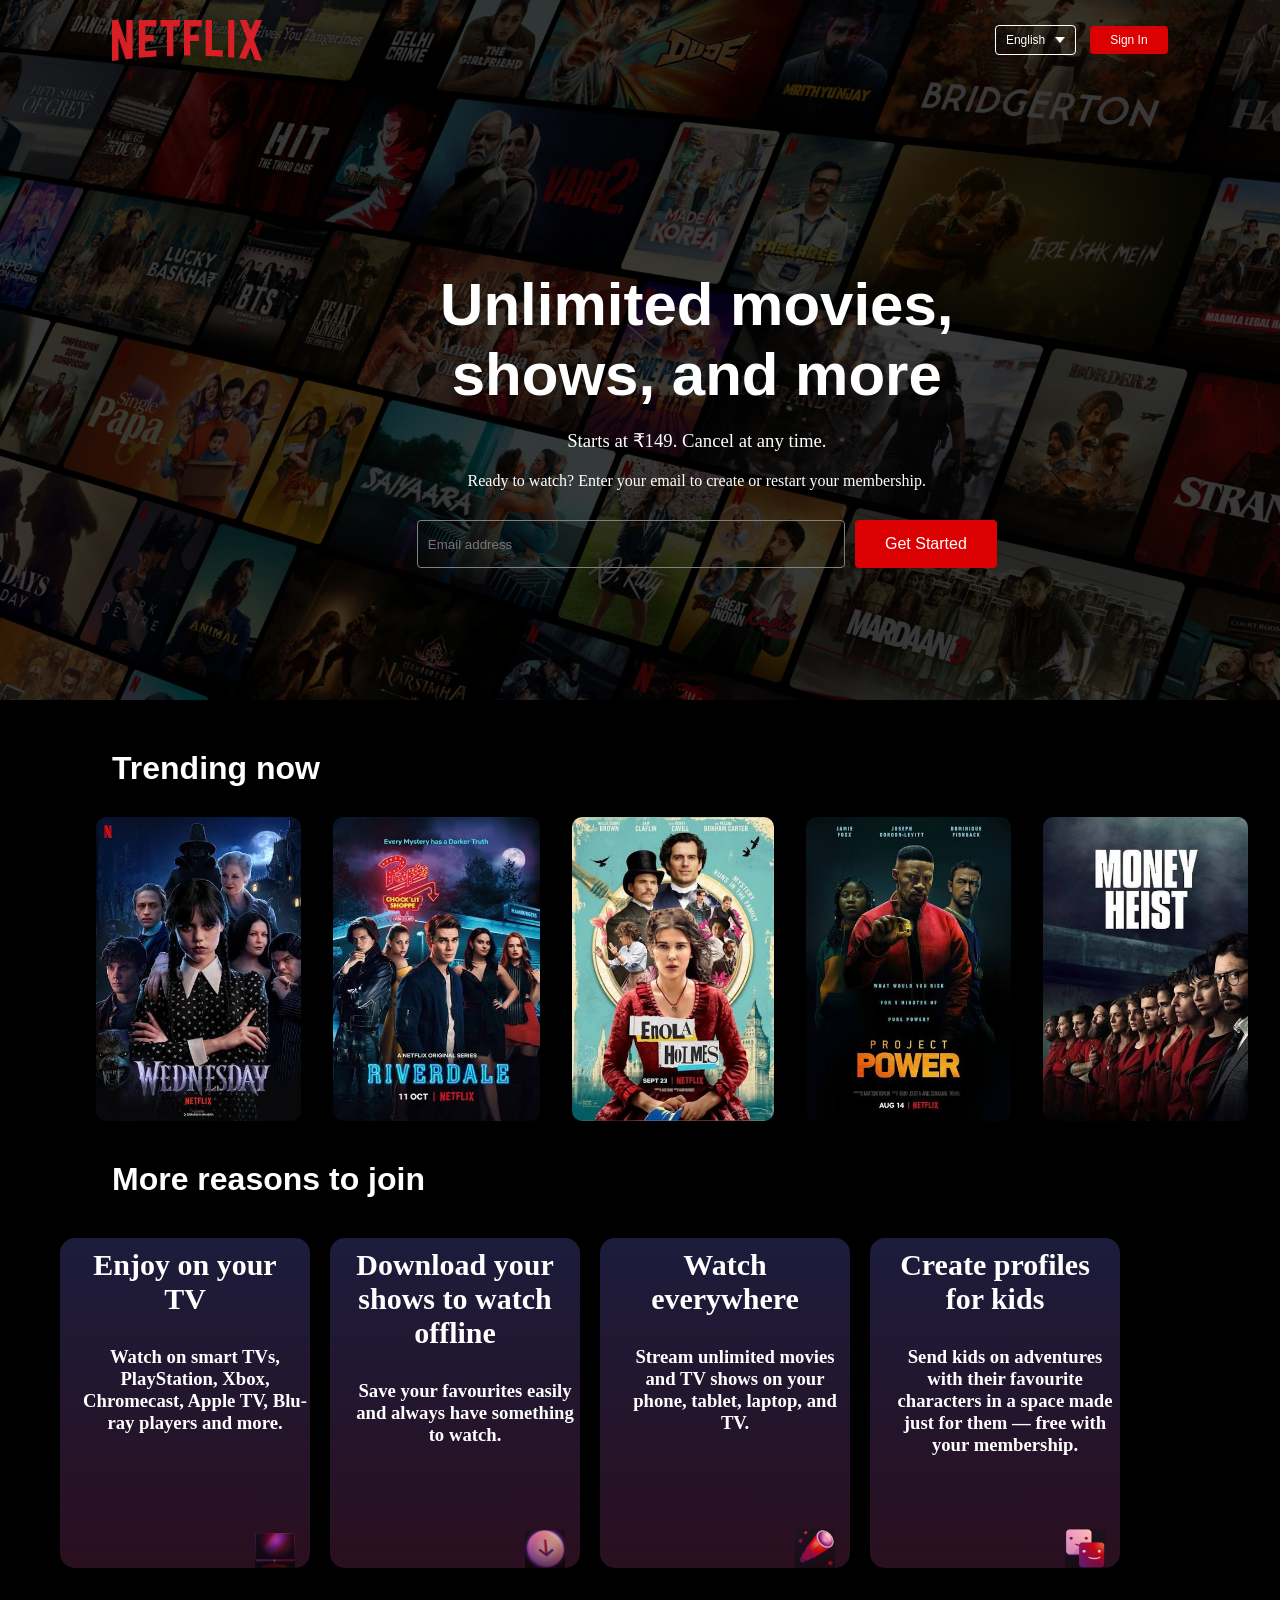
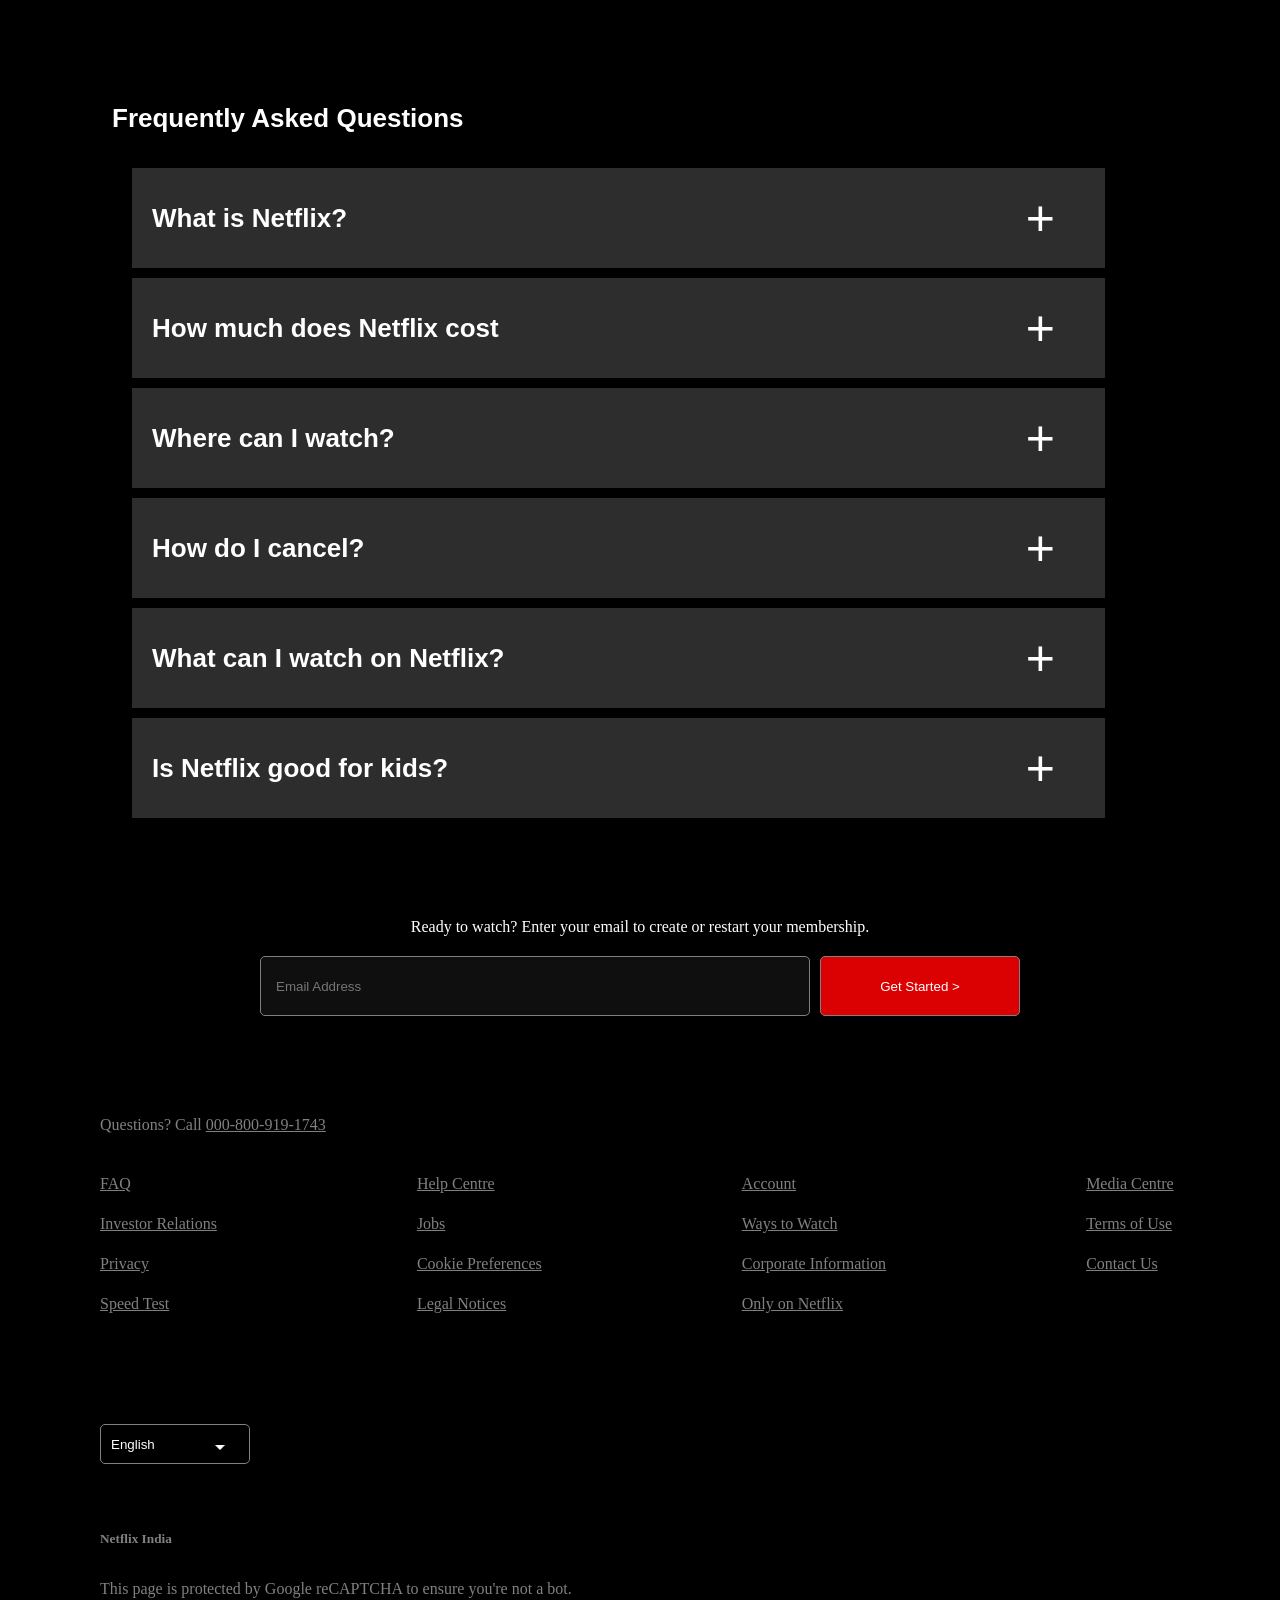
<file: index.html>
<!DOCTYPE html>
<html lang="en">
<head>
    <meta charset="UTF-8">
    <meta name="viewport" content="width=device-width, initial-scale=1.0">
    <title>Netflix India - Watch Shows Online, Watch Movies ..... </title>
    <link rel="stylesheet" href="Styles.css">
</head>
<body>
    <div class="header">
        <nav>
            <img src="images/logo.png" class="logo">
            <div>
                <button class="language-btn">English <img src="images/down-icon.png"></button>
                <button>Sign In</button>
            </div>
        </nav>
        <div class="header-content">
            <h1>Unlimited movies, shows, and more</h1>
            <h3>Starts at ₹149. Cancel at any time.</h3>
            <p>Ready to watch? Enter your email to create or restart your membership.</p>
            <form class="email-signup">
                <input type="email" placeholder="Email address" required>
                <button type="submit">Get Started </button>
                
            </form>
        </div>
    </div>

    <div class="movies">
        <h1>Trending now</h1>
        <div class="images">
            <img class="img1"style="border-radius: 10px;" src="images/images1.jpg" alt="">
            <img class="img2"style="border-radius: 10px;" src="images/images2.jpg" alt="">
            <img class="img3"style="border-radius: 10px;" src="images/images3.jpg" alt="">
            <img class="img4"style="border-radius: 10px;" src="images/images4.jpg" alt="">
            <img class="img5"style="border-radius: 10px;" src="images/images5.jpg" alt="">

        </div>
    </div>

    <div class="features">
        <h1 class="mrtj">More reasons to join</h1>
        <div class="types">
            <div class="one">
                <h1>Enjoy on your TV</h1>
                <h3>Watch on smart TVs, PlayStation, Xbox, Chromecast, Apple TV, Blu-ray players and more.</h3>
                <img class="icons" src="images/1sticon.png" alt="">
            </div>

            <div class="two">
                <h1>Download your shows to watch offline</h1>
                <h3>Save your favourites easily and always have something to watch.</h3>
                <img class="icons" src="images/2ndicon.png" alt="">
            </div>

            <div class="three">
                <h1>Watch everywhere</h1>
                <h3>Stream unlimited movies and TV shows on your phone, tablet, laptop, and TV.</h3>
                <img class="icons" src="images/3rdicon.png" alt="">
            </div>

            <div class="four">
                <h1>Create profiles for kids</h1>
                <h3>Send kids on adventures with their favourite characters in a space made just for them — free with your membership.</h3>
                <img class="icons" src="images/4thicon.png" alt="">
            </div>
        </div>
    </div>

    <div class="faq">
        <h1 class="main">Frequently Asked Questions</h1>
        <h1 class="qns"><span>What is Netflix?</span>
        <span class="plus">+</span></h1>
        <h1 class="qns"><span>How much does Netflix cost</span>
        <span class="plus">+</span></h1>
        <h1 class="qns"><span>Where can I watch?</span>
        <span class="plus">+</span></h1>
        <h1 class="qns"><span>How do I cancel?</span>
        <span class="plus">+</span></h1>
        <h1 class="qns"><span>What can I watch on Netflix?</span>
        <span class="plus">+</span></h1>
        <h1 class="qns"><span>Is Netflix good for kids?</span>
        <span class="plus">+</span></h1>
    </div>

    <div class="last">
        <p>Ready to watch? Enter your email to create or restart your membership.</p>
        <form class="signup">
            <input type="email" placeholder="Email Address" required>
            <button type="submit">Get Started ></button>
        </form>
    </div>

    <footer>
        <p class="top">Questions? Call <u>000-800-919-1743</u></p>
        <div class="foot">
            <div class="row">
                <p>FAQ</p>
                <p>Investor Relations</p>
                <p>Privacy</p>
                <p>Speed Test</p>
            </div>
            <div class="row">
                <p>Help Centre</p>
                <p>Jobs</p>
                <p>Cookie Preferences</p>
                <p>Legal Notices</p>
            </div>
            <div class="row">
                <p>Account</p>
                <p>Ways to Watch</p>
                <p>Corporate Information</p>
                <p>Only on Netflix</p>
            </div>
            <div class="row">
                <p>Media Centre</p>
                <p>Terms of Use</p>
                <p>Contact Us</p>
            </div>
        </div>
    </footer>

    <div class="but">
        <button>English</button>
        <img src="images/down-icon.png" alt="">
    </div>

    <div class="final">
        <h5>Netflix India</h5>
        <p>This page is protected by Google reCAPTCHA to ensure you're not a bot.</p>
    </div>
</body>
</html>
</file>
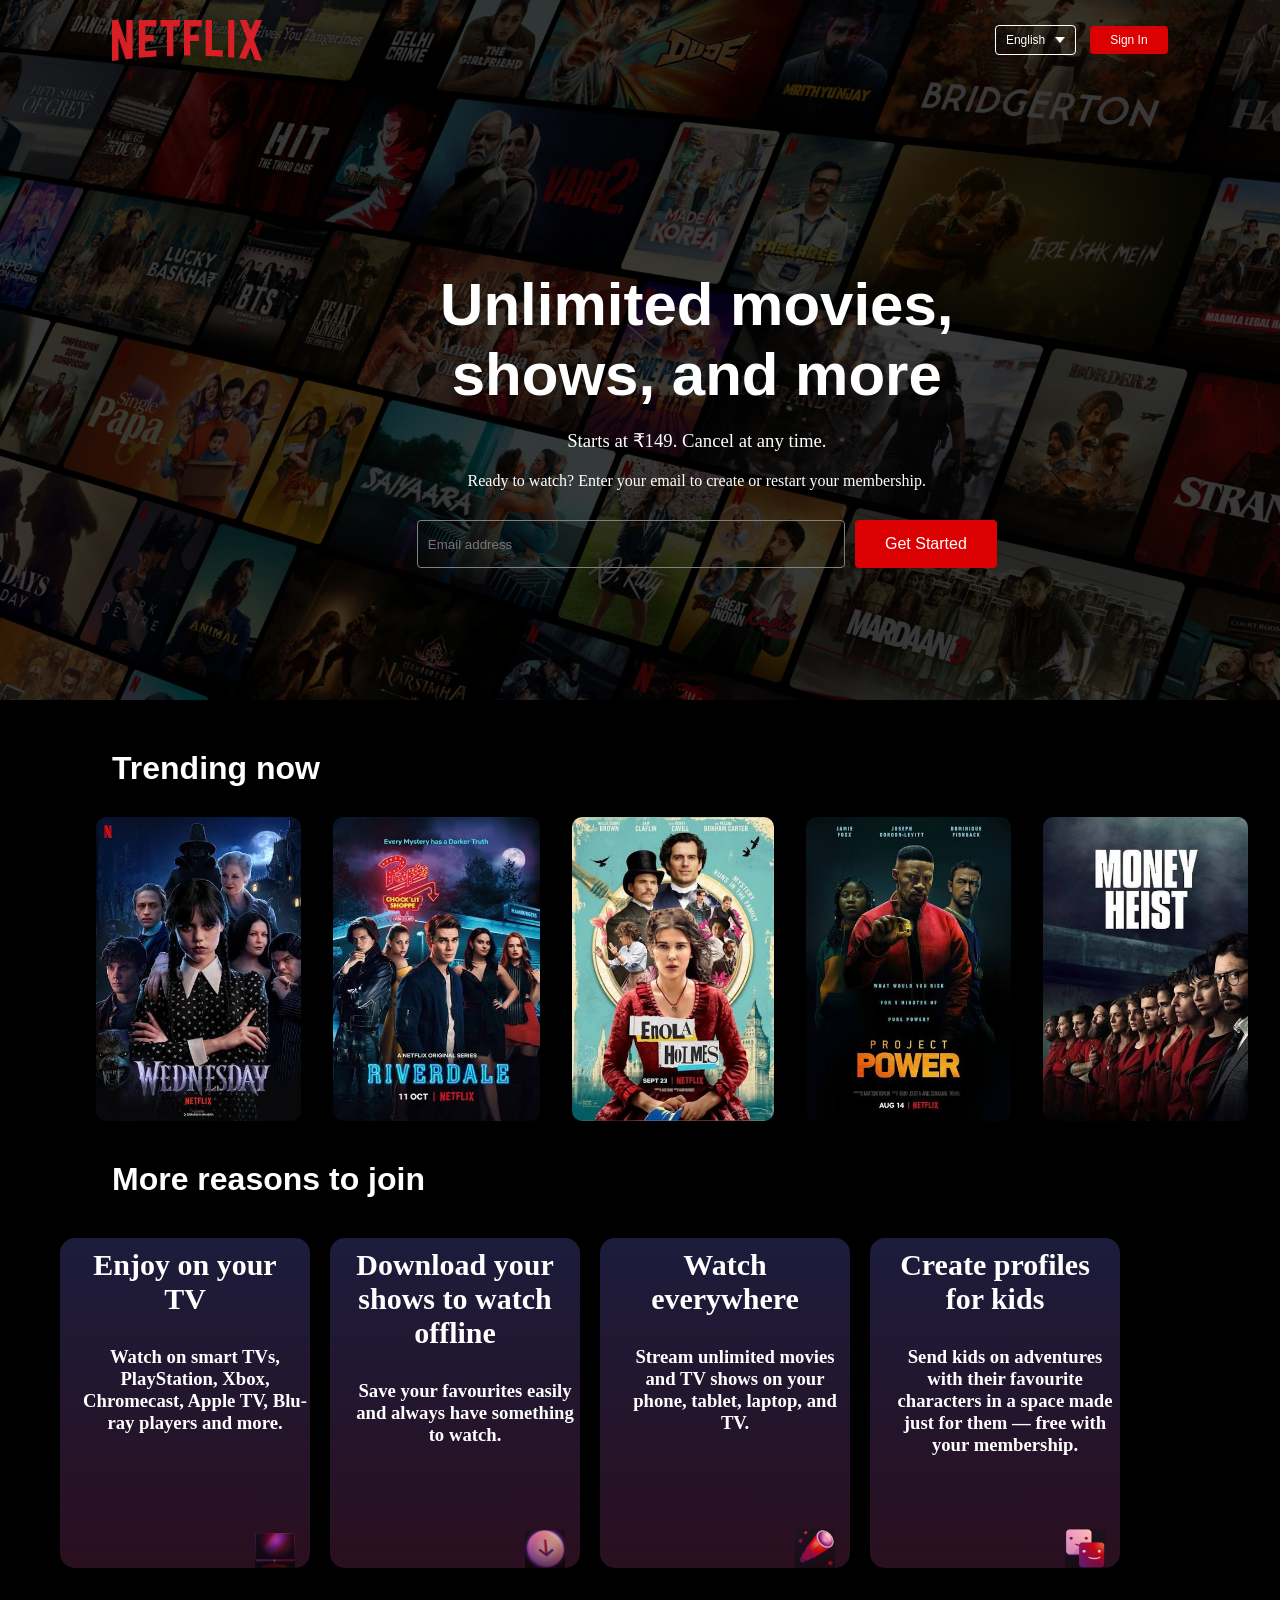
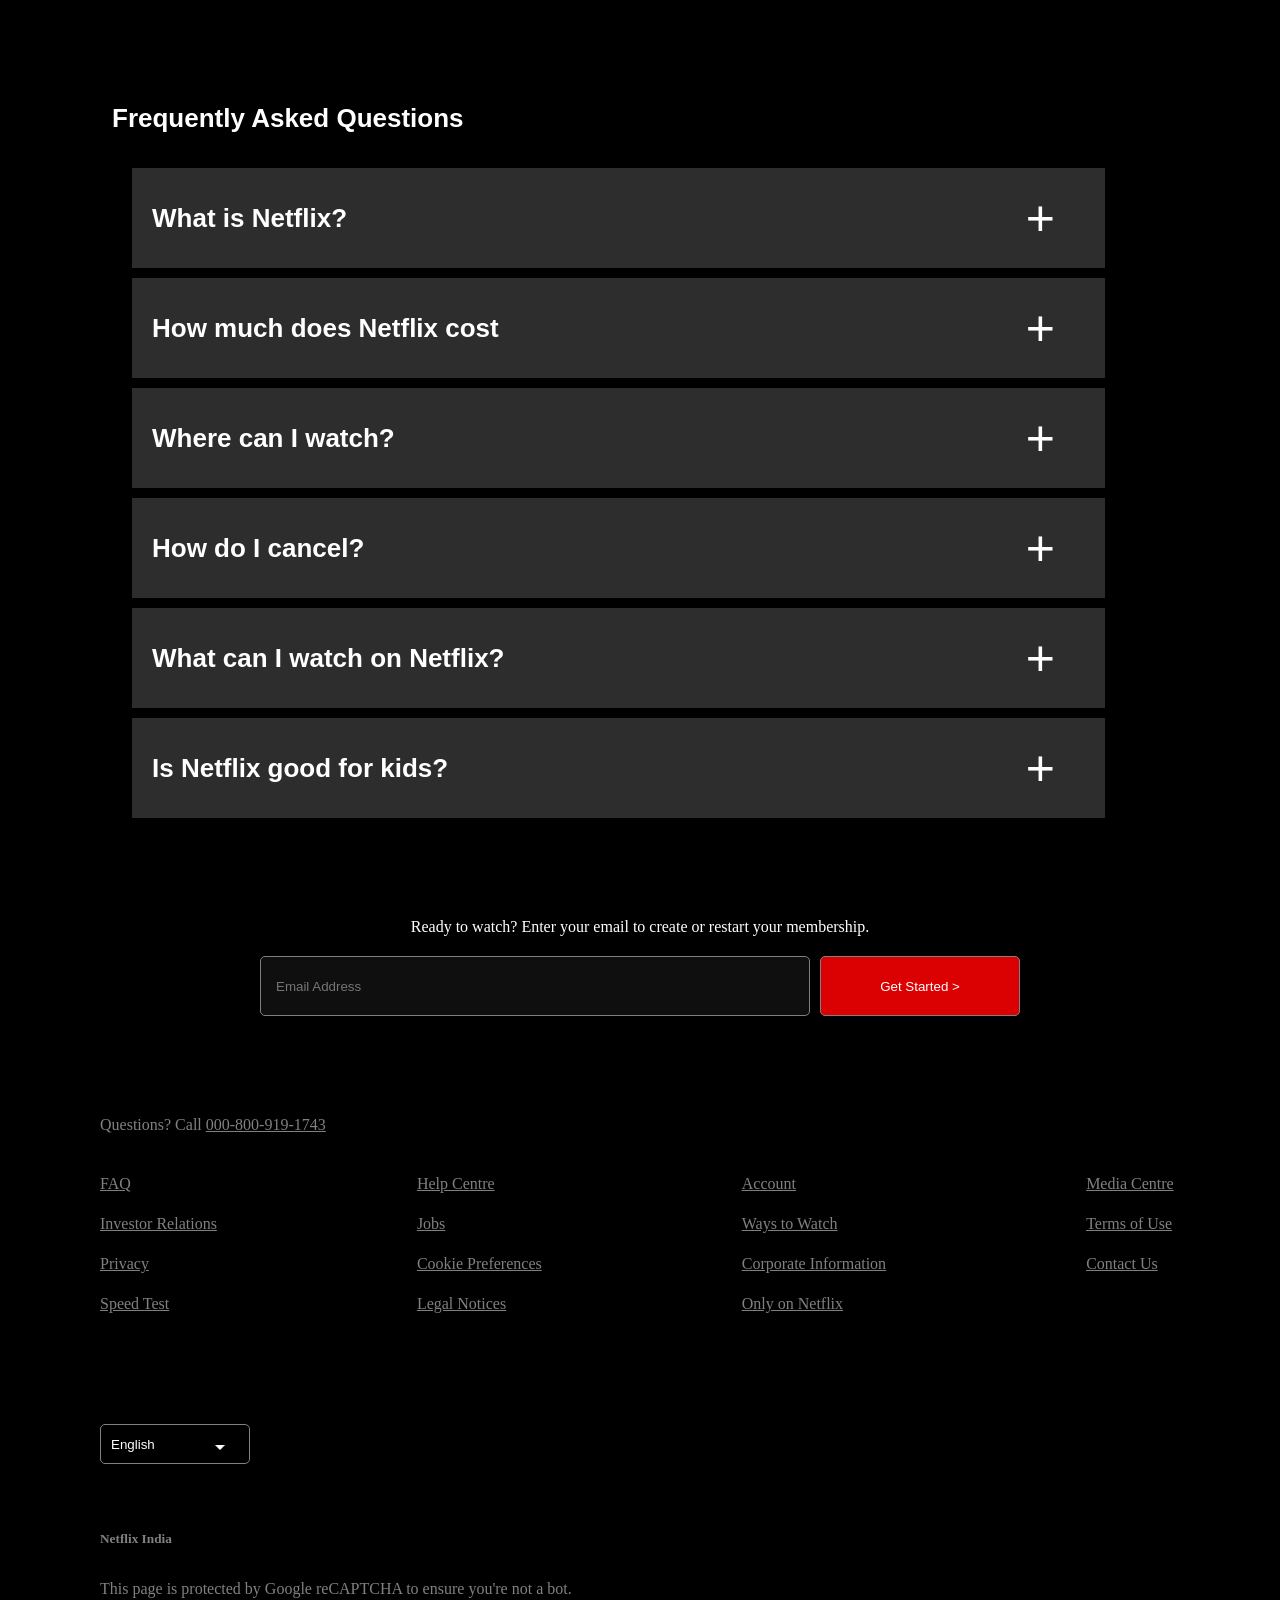
<file: index.html.html>
<!DOCTYPE html>
<html lang="en">
<head>
    <meta charset="UTF-8">
    <meta name="viewport" content="width=device-width, initial-scale=1.0">
    <title>Netflix India - Watch Shows Online, Watch Movies ..... </title>
    <link rel="stylesheet" href="Styles.css">
</head>
<body>
    <div class="header">
        <nav>
            <img src="images/logo.png" class="logo">
            <div>
                <button class="language-btn">English <img src="images/down-icon.png"></button>
                <button>Sign In</button>
            </div>
        </nav>
        <div class="header-content">
            <h1>Unlimited movies, shows, and more</h1>
            <h3>Starts at ₹149. Cancel at any time.</h3>
            <p>Ready to watch? Enter your email to create or restart your membership.</p>
            <form class="email-signup">
                <input type="email" placeholder="Email address" required>
                <button type="submit">Get Started </button>
                
            </form>
        </div>
    </div>

    <div class="movies">
        <h1>Trending now</h1>
        <div class="images">
            <img class="img1"style="border-radius: 10px;" src="images/images1.jpg" alt="">
            <img class="img2"style="border-radius: 10px;" src="images/images2.jpg" alt="">
            <img class="img3"style="border-radius: 10px;" src="images/images3.jpg" alt="">
            <img class="img4"style="border-radius: 10px;" src="images/images4.jpg" alt="">
            <img class="img5"style="border-radius: 10px;" src="images/images5.jpg" alt="">

        </div>
    </div>

    <div class="features">
        <h1 class="mrtj">More reasons to join</h1>
        <div class="types">
            <div class="one">
                <h1>Enjoy on your TV</h1>
                <h3>Watch on smart TVs, PlayStation, Xbox, Chromecast, Apple TV, Blu-ray players and more.</h3>
                <img class="icons" src="images/1sticon.png" alt="">
            </div>

            <div class="two">
                <h1>Download your shows to watch offline</h1>
                <h3>Save your favourites easily and always have something to watch.</h3>
                <img class="icons" src="images/2ndicon.png" alt="">
            </div>

            <div class="three">
                <h1>Watch everywhere</h1>
                <h3>Stream unlimited movies and TV shows on your phone, tablet, laptop, and TV.</h3>
                <img class="icons" src="images/3rdicon.png" alt="">
            </div>

            <div class="four">
                <h1>Create profiles for kids</h1>
                <h3>Send kids on adventures with their favourite characters in a space made just for them — free with your membership.</h3>
                <img class="icons" src="images/4thicon.png" alt="">
            </div>
        </div>
    </div>

    <div class="faq">
        <h1 class="main">Frequently Asked Questions</h1>
        <h1 class="qns"><span>What is Netflix?</span>
        <span class="plus">+</span></h1>
        <h1 class="qns"><span>How much does Netflix cost</span>
        <span class="plus">+</span></h1>
        <h1 class="qns"><span>Where can I watch?</span>
        <span class="plus">+</span></h1>
        <h1 class="qns"><span>How do I cancel?</span>
        <span class="plus">+</span></h1>
        <h1 class="qns"><span>What can I watch on Netflix?</span>
        <span class="plus">+</span></h1>
        <h1 class="qns"><span>Is Netflix good for kids?</span>
        <span class="plus">+</span></h1>
    </div>

    <div class="last">
        <p>Ready to watch? Enter your email to create or restart your membership.</p>
        <form class="signup">
            <input type="email" placeholder="Email Address" required>
            <button type="submit">Get Started ></button>
        </form>
    </div>

    <footer>
        <p class="top">Questions? Call <u>000-800-919-1743</u></p>
        <div class="foot">
            <div class="row">
                <p>FAQ</p>
                <p>Investor Relations</p>
                <p>Privacy</p>
                <p>Speed Test</p>
            </div>
            <div class="row">
                <p>Help Centre</p>
                <p>Jobs</p>
                <p>Cookie Preferences</p>
                <p>Legal Notices</p>
            </div>
            <div class="row">
                <p>Account</p>
                <p>Ways to Watch</p>
                <p>Corporate Information</p>
                <p>Only on Netflix</p>
            </div>
            <div class="row">
                <p>Media Centre</p>
                <p>Terms of Use</p>
                <p>Contact Us</p>
            </div>
        </div>
    </footer>

    <div class="but">
        <button>English</button>
        <img src="images/down-icon.png" alt="">
    </div>

    <div class="final">
        <h5>Netflix India</h5>
        <p>This page is protected by Google reCAPTCHA to ensure you're not a bot.</p>
    </div>
</body>
</html>
</file>
<file: Styles.css>
*{
  margin: 0;
  padding: 0;
  box-sizing: border-box;
}
body{
    background: #000;
    color: #fff;
}
.header{
    width: 100%;
    height: 700px;
    
    background-image: linear-gradient(rgba(0, 0, 0, 0.7),rgba(0, 0, 0, 0.7)),url(images/header-image.png);
    background-size: cover;
    padding: 10px 8%;
    

}
nav{
    display: flex;
    align-items: center;
    justify-content: space-between;
    padding: 10px;
}
.logo{
    width: 150px;
    cursor: pointer;
}
nav button{
    border: 0;
    outline: 0;
    background: #db0001;
    color: #fff;
    padding: 7px 20px;
    font-size: 12px;
    border-radius: 4px;
    margin-left: 10px;
    cursor: pointer;
}
.language-btn{
    display: inline-flex;
    align-items: center;
    background: transparent;
    border: 1px solid #fff;
    padding: 7px 10px;
}
.language-btn img{
    width: 10px;
    margin-left: 10px;
}
.header-content{
    position: absolute;
    top: 30%;
    left: 31%;
    text-align: center;
    
}
.header-content h1{
    font-size: 60px;
    line-height: 70px;
    font-weight: 700;
    max-width: 600px;
    margin-bottom: 20px;
    font-family: 'Arial';
}
.header-content h3{
    font-weight: 400;
    margin-bottom: 20px;
}

.email-signup{
    display: flex;
    align-items: center;
    margin-top: 30px;
}
.email-signup input{
    flex: content;
    margin-left: 20px;
    height: 48px;
    margin-right: 10px;
    background: transparent;
    border: solid gray 1px;
    color: #fff;
    border-radius: 4px;
    padding-left: 10px;
}
.email-signup button{
    background: #db0001;
    color: #fff;
    font-size: 16px;
    cursor: pointer;
    border: 0;
    padding: 15px 30px;
    border-radius: 4px;
}
.movies h1{
    margin-top: 50px;
    margin-left: 7rem;
    margin-bottom: 30px;
    font-family: 'Arial';
}
.images{
    display: flex;
    justify-content: space-evenly;
    height: 19rem;
    margin-left:4rem;
    border-radius: 10px;  
    cursor: pointer;
transition: transform 0.3s ease-in-out; 
}
.img1:hover{
transform: scale(1.05);
}
.img2:hover{
transform: scale(1.05);
}
.img3:hover{
transform: scale(1.05);
}
.img4:hover{
transform: scale(1.05);
}
.img5:hover{
transform: scale(1.05);
}
.mrtj{
    margin-top: 40px;
    margin-left: 7rem;
    margin-bottom: 40px;
    font-family: 'Arial';
    
}
.types h1{
    font-size: 30px;
    padding: 10px 10px 30px 10px;
}
.types{
    display: flex;
    justify-content: center;
    gap: 20px;
    margin-right: 100px;
}
.one, .two, .three, .four{
    position: relative; 
    text-align: center;
    height: 330px;
    width: 250px;
    border-radius: 15px;
    background: linear-gradient(to bottom, #1c1c3c, #2a0f1f);
}
.icons{
    position: absolute;
    bottom: 0rem;
    right: 15px;
    width: 40px;
}
.types h3{
    margin-left: 20px;
}
.faq{
    margin-top: 100px;
    margin-left: 7rem;
    margin-bottom: 100px;
    line-height: 100px;
    font-size: 13px;
    font-family: 'Arial';
}
.qns:hover{
    background-color: #414141;
    cursor: pointer;
}
.qns{
    margin-left: 20px;
    background-color: #2d2d2d;
    margin-bottom: 10px;
    margin-right: 175px;
    padding-left: 20px;
    position: relative;
}
.plus{
    position: absolute;
    right: 50px;
    font-size: 50px;
    font-weight: 1;
}

.last p{
    text-align: center;
}
.signup{
    display: flex;
    justify-content: center;
    gap: 10px;
    margin-top: 20px;
    margin-bottom: 100px;
}
.signup input{
    color: #fff;
    background-color: #0f0f0f;
    width: 550px;
    height: 60px;
    border: 1px solid grey;
    border-radius: 5px;
    padding: 15px;
}
.signup button{
    color: #fff;
    background-color: #db0001;
    width: 200px;
    border: 1px solid grey;
    border-radius: 5px;
    padding: 15px;
    cursor: pointer;
}
.top{
    padding: 0 0 30px 100px ;
    color: grey;
}
.foot{
    display: flex;
    justify-content: start;
    padding-left: 100px;
    gap: 200px;
    line-height: 40px;
    text-decoration: underline;
    margin-bottom: 100px;
    color: grey;
}
.row p{
    cursor: pointer;
}
.but{
    border: 1px solid gray;
    border-radius: 5px;
    margin-left: 100px;
    width: 150px;
    height: 40px;
    background-color: transparent;
    color: white;
    display: inline-flex;
    padding: 10px;
    gap: 60px;
    margin-bottom: 50px;
}
.but img{
    width: 10px;
    height: 10px;
    padding-top: 5px;
    margin-top: 5px;
}
.but button{
    background-color: transparent;
    color: white;
    border: 0;
}
.final{
    margin-left: 100px;
    line-height: 50px;
    color: grey;
}
</file>
